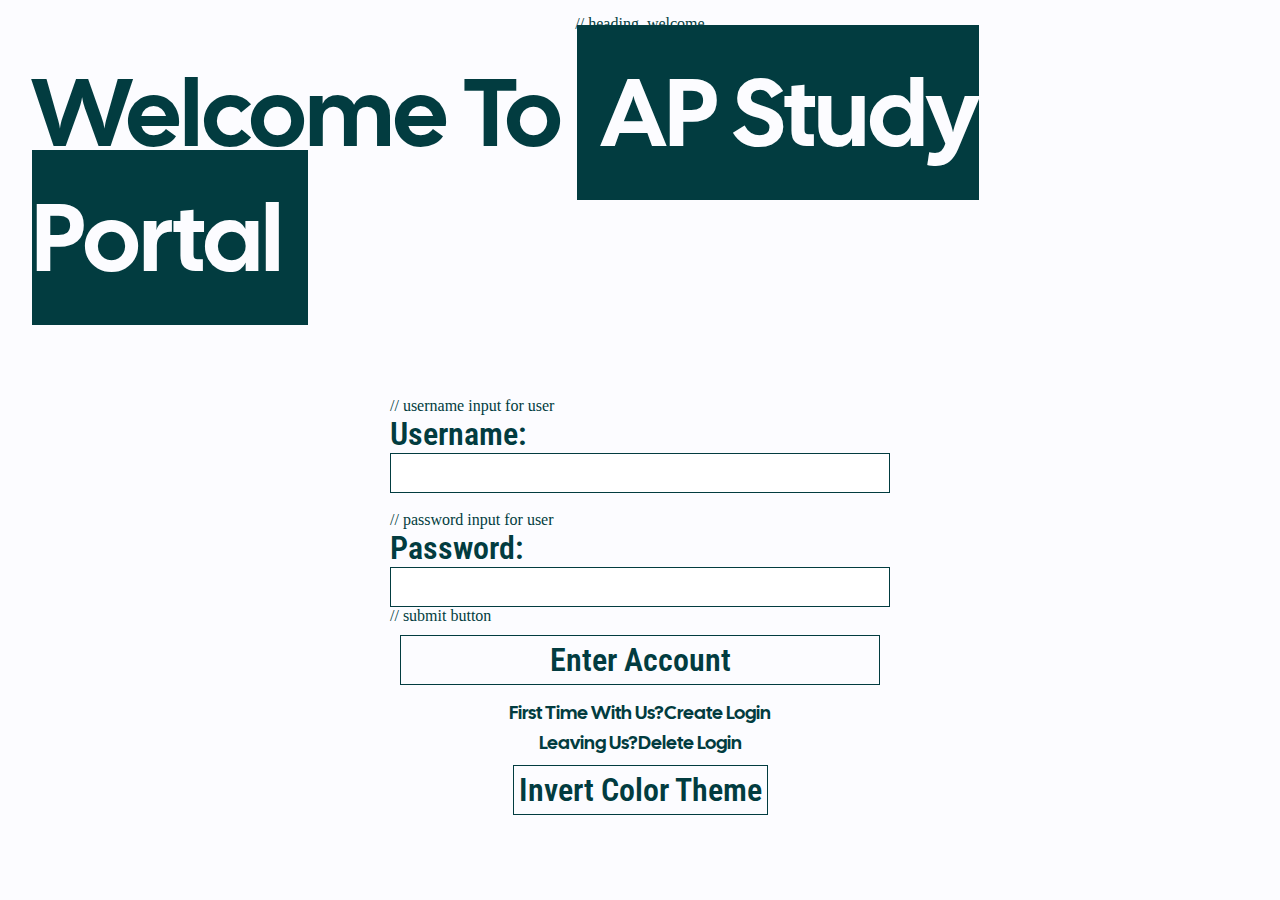
<file: index.html>
<!DOCTYPE html>
<html lang="en">
<head>
    <meta charset="UTF-8">
    <meta name="viewport" content="width=device-width, initial-scale=1.0">
    <title>AP Study Portal</title>
    <link rel="stylesheet" href="global.css">
    <link rel="stylesheet" href="./homepage/home.css"> 

    <script src="./homepage/handleHome.js" defer></script>
    <script src="./handleAllPages.js" defer></script>

    <link rel="preconnect" href="https://fonts.googleapis.com">
    <link rel="preconnect" href="https://fonts.gstatic.com" crossorigin>
    <link href="https://fonts.googleapis.com/css2?family=Cal+Sans&family=Roboto+Condensed:ital,wght@0,100..900;1,100..900&display=swap" rel="stylesheet">

</head>
<body>
    <header>
        // heading, welcome
        <h1 id="welcome" class="big-header">Welcome To <span class="accent" id="accent">AP Study Portal</span></h1>
        <div id="form">
            // username input for user
            <label for="user">Username:</label>
            <input id='user' name='user' type='text'><br>
            // password  input for user
            <label for="pass">Password:</label>
            <input id='pass' name='pass' type='password'>
            // submit button
            <button type='submit' id="authLogin" onclick="authorizeAcc()">Enter Account</button>
            
        </div>
        <h3>First Time With Us?<a id='create' href='./homepage/create-login/createlogin.html'>Create Login</a></h3>
        <h3>Leaving Us?<a id='create' onclick="deleteAcc()">Delete Login</a></h3>
            <button type="button" class="themeBtn">Invert Color Theme</button>
        
    </header>
</body>
</html>
</file>
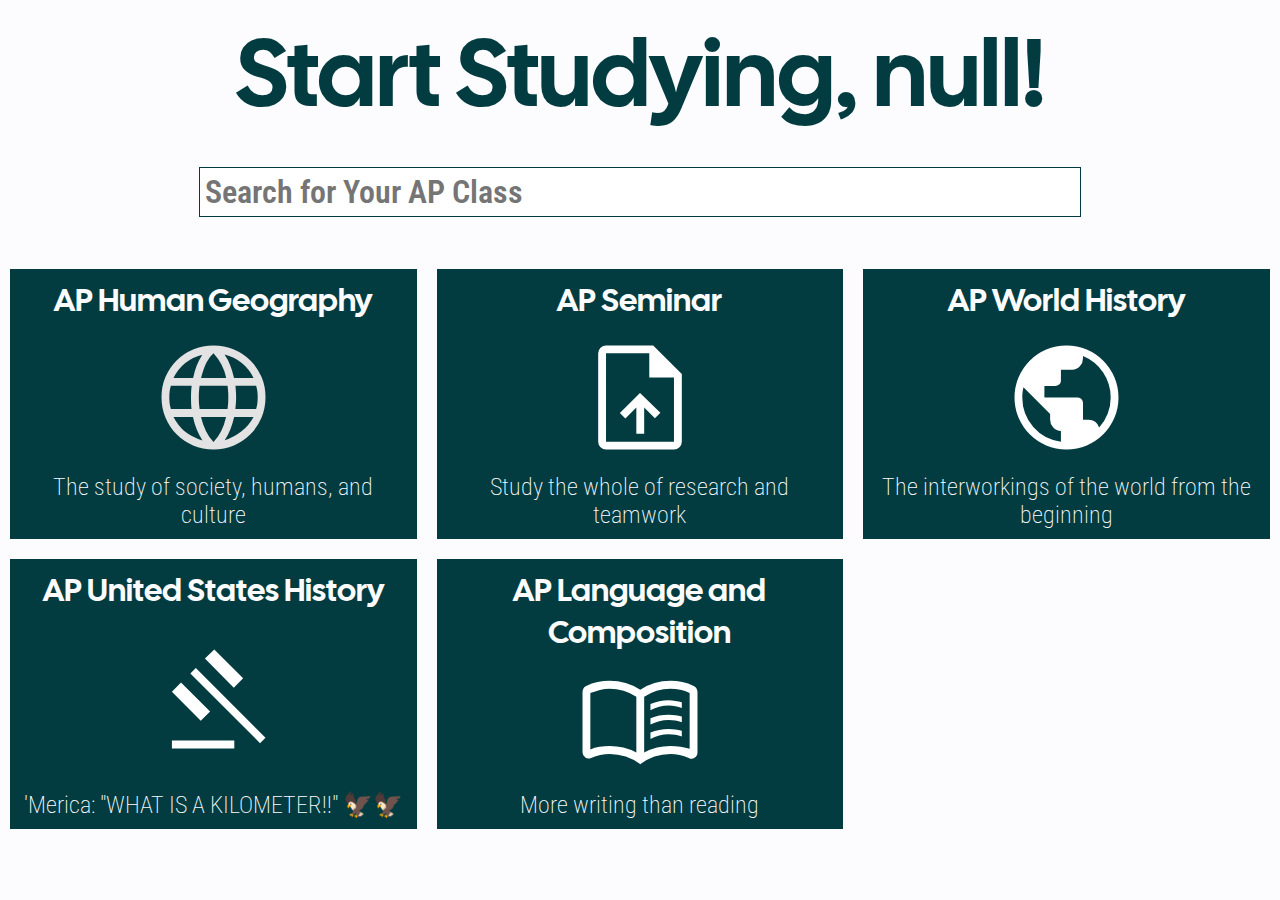
<file: studypages/userstart.html>
<!DOCTYPE html>
<html lang="en">
<head>
    <meta charset="UTF-8">
    <meta name="viewport" content="width=device-width, initial-scale=1.0">
    <title>Pick Your Class</title>
    <!--Stylesheets-->
    <link rel="stylesheet" href="/global.css">
    <link rel="stylesheet" href="/studypages/userstart.css">
    <!--Scripts-->
    <script src="/studypages/classpages/classes.js" defer></script>
    <!--Google Fonts-->
    <link rel="preconnect" href="https://fonts.googleapis.com">
    <link rel="preconnect" href="https://fonts.gstatic.com" crossorigin>
    <link href="https://fonts.googleapis.com/css2?family=Cal+Sans&family=Roboto+Condensed:ital,wght@0,100..900;1,100..900&display=swap" rel="stylesheet">

</head>
<body>
    <script>
        const header = document.createElement('header');
        header.innerHTML = `
        <h1 id="welcome">Start Studying, ${sessionStorage.getItem('loggedIn')}! </h1>

       <input type="search" id="class-search" placeholder="Search for Your AP Class">
        `

        document.body.append(header)
    </script>

    <div class="classes" id="all-classes">
        <div class="class" id="HuG">
            <h3><a id="human-geography" onclick="loadClass('humanGeography')">AP Human Geography</a></h3>
            <img src="/studypages/class icons/ap-humangeo.svg">
            <p>The study of society, humans, and culture</p>
        </div>

        <div class="class" id="seminar">
            <h3><a id="seminar" onclick="loadClass('seminar')">AP Seminar</a></h3>
            <img src="/studypages/class icons/ap-seminar.svg">
            <p>Study the whole of research and teamwork</p>
        </div>

        <div class="class" id="world-history">
            <h3><a id="worldHistory" onclick="loadClass('worldHistory')">AP World History</a></h3>
            <img src="/studypages/class icons/ap-worldhistory.svg">
            <p>The interworkings of the world from the beginning</p>
        </div>

        <div class="class" id="us-history">
            <h3><a id="united-states-history" onclick="loadClass('USHistory')">AP United States History</a></h3>
            <img src="/studypages/class icons/ap-ushistory.svg">
            <p>'Merica: "WHAT IS A KILOMETER!!" 🦅🦅</p>
        </div>

        <div class="class" id="lang-and-comp">
            <h3><a id="lang-and-comp" onclick="loadClass('langComp')">AP Language and Composition</a></h3>
            <img src="/studypages/class icons/ap-langandcomp.svg">
            <p>More writing than reading</p>
        </div>
    </div>
</body>
</html>
</file>
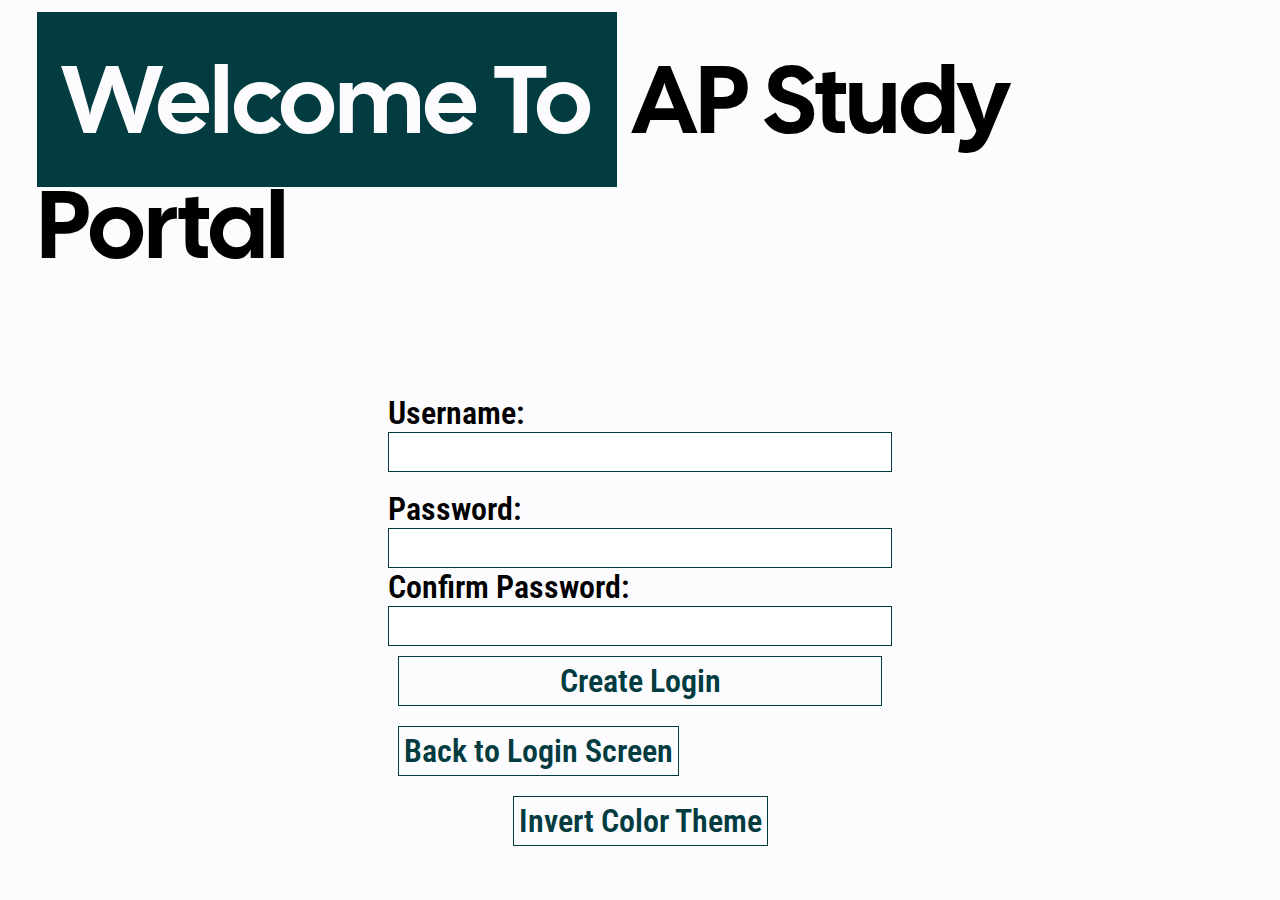
<file: homepage/create-login/createlogin.html>
<!DOCTYPE html>
<html lang="en">
<head>
    <meta charset="UTF-8">
    <meta name="viewport" content="width=device-width, initial-scale=1.0">
    <title>AP Study Portal: Create Login</title>
    <link rel="stylesheet" href="../../global.css">
    <link rel="stylesheet" href="./createlogin.css">
    <link rel="preconnect" href="https://fonts.googleapis.com">
    <link rel="preconnect" href="https://fonts.gstatic.com" crossorigin>
    <link href="https://fonts.googleapis.com/css2?family=Cal+Sans&family=Roboto+Condensed:ital,wght@0,100..900;1,100..900&display=swap" rel="stylesheet">

    <script src="/homepage/handleHome.js" defer></script>

</head>
<body>
    <header>
        <h1 id="welcome"><span id='portal'>Welcome To</span> AP Study Portal</h1>
        <div id="createLoginForm">
            <label for="user">Username:</label>
            <input id='user' name='user' type='text'><br>

            <label for="pass">Password:</label>
            <input id='pass' name='pass' type='password'>

            <label for="word">Confirm Password:</label>
            <input id='word' name='word' type='password'>

            <button type='submit' id="createlogin" onclick="createAccStorage()">Create Login</button>
            <a href="../../index.html"><button type='button'>Back to Login Screen</button></a>
        </div>
        <button type="button" class="themeBtn">Invert Color Theme</button>
    </header>
</body>
</html>
</file>
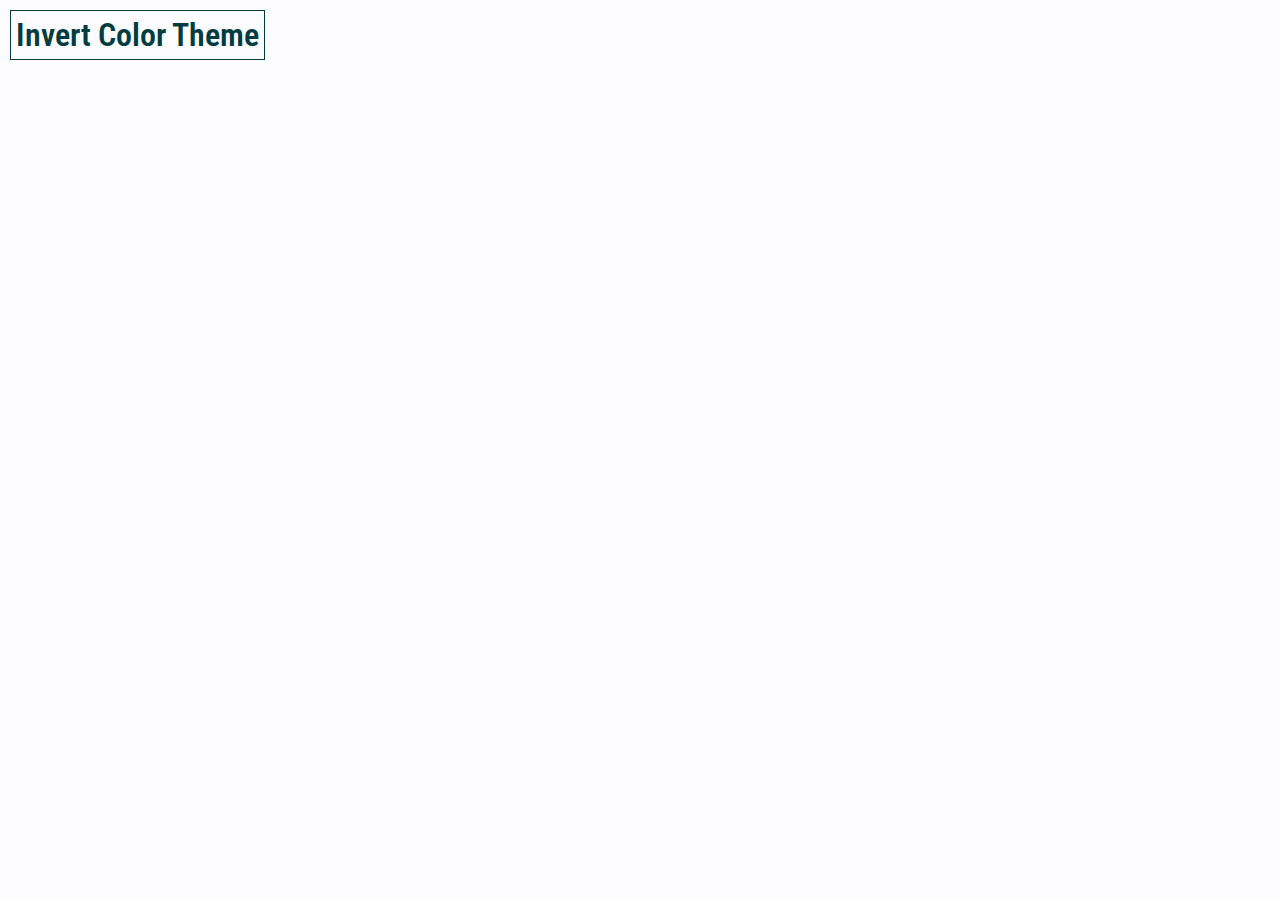
<file: studypages/classpages/apclass.html>
<!DOCTYPE html>
<html lang="en">
<head>
    <meta charset="UTF-8">
    <meta name="viewport" content="width=device-width, initial-scale=1.0">
    <title>Welcome!</title>
    <!--Stylesheets-->
    <link rel="stylesheet" href="../../global.css">
    <link rel="stylesheet" href="../indiv-class.css">
    <!--Scripts-->
    <script src="../classpages/classes.js" defer></script>
    <script src="../../handleAllPages.js" defer></script>
    <!--Google Fonts-->
    <link rel="preconnect" href="https://fonts.googleapis.com">
    <link rel="preconnect" href="https://fonts.gstatic.com" crossorigin>
    <link href="https://fonts.googleapis.com/css2?family=Cal+Sans&family=Roboto+Condensed:ital,wght@0,100..900;1,100..900&display=swap" rel="stylesheet">
</head>
<body>
    <button type="button" class="themeBtn">Invert Color Theme</button>
    <section id="activities" class="activities">

    </section>
</body>
<script>                               
    document.addEventListener("DOMContentLoaded", () => {

    const classFile = JSON.parse(sessionStorage.getItem("currentCourse"));
    
    if (classFile) {
        window.addEventListener('load', addTimer)
        const header = document.createElement('header');
        header.innerHTML = `
            <h1 class="big-header">Welcome To <br> <span id="inverse" class="accent">${classFile.class}</span></h1>
        `;
        document.body.prepend(header);

        const timer = document.createElement('div');
        timer.innerHTML = 
        `
            <h4 class='timer' id='timer'></h4>
        `
        header.prepend(timer);
    function addTimer() {
        let sessionSeconds = 0;

        let timerInterval = setInterval(() => {
            sessionSeconds++;
            updateDisplay(sessionSeconds)

            sessionStorage.setItem('timeStudying', sessionSeconds.toString());

            if(sessionSeconds === 1200) {
                displayAlert();
            }
        }, 1000)

        function updateDisplay(totalSeconds) {
            const hours = Math.floor(totalSeconds / 3600);
            const minutes = Math.floor((totalSeconds % 3600) / 60);
            const seconds = totalSeconds % 60;

            let alertMessage = `Study Time: `;

            if (hours > 0) alertMessage += `${hours}hrs `;
            if (hours > 0 || minutes > 0) alertMessage += `${minutes}mins `;
            alertMessage += `${seconds}secs`;

            document.getElementById('timer').innerHTML = alertMessage;
}


        function displayAlert() {
            alert("You've Been Studying for 20 Minutes...Review The Content if Unsure");
        }
}
    }

    if (classFile.flashcards == true) {
        const section = document.createElement('section');
        const whole = document.getElementById('activities')
        section.innerHTML = `
            <div class="act" id="flashcards">
                <h4><a href="flashcards.html">Flashcards</a><h4>
                <img src='../class%20icons/flashcards.svg'>
            </div>
        `
        whole.appendChild(section);
    }

});
</script>
</html>
</file>
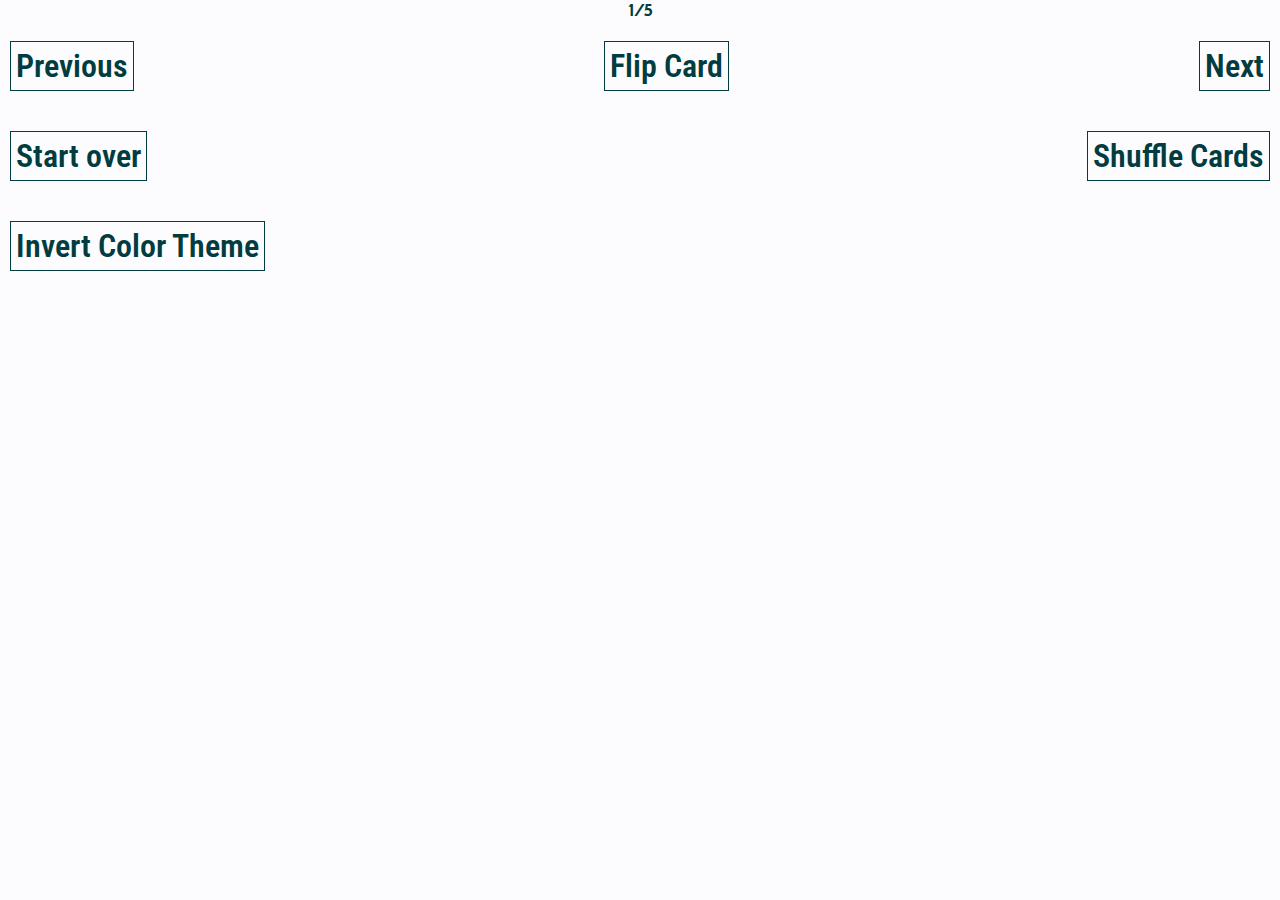
<file: studypages/classpages/flashcards.html>
<!DOCTYPE html>
<html lang="en">
<head>
    <meta charset="UTF-8">
    <meta name="viewport" content="width=device-width, initial-scale=1.0">
    <!--Stylesheets-->
    <link rel="stylesheet" href="../../global.css">
    <link rel="stylesheet" href="./activities.css">
    <!--Scripts-->
    <script src="./classes.js" defer></script>
    <script src="./flashcards.js" defer></script>
    <script src="../../handleAllPages.js" defer></script>
    <!--Google Fonts-->
    <link rel="preconnect" href="https://fonts.googleapis.com">
    <link rel="preconnect" href="https://fonts.gstatic.com" crossorigin>
    <link href="https://fonts.googleapis.com/css2?family=Cal+Sans&family=Roboto+Condensed:ital,wght@0,100..900;1,100..900&display=swap" rel="stylesheet">

</head>
<body>
    <script>
        const classFile = JSON.parse(sessionStorage.getItem("currentCourse"));
        console.log(classFile)
        document.title = classFile.class;
    </script>

    <div class="flashcard-container" id="flashcard-container">
            <div class="progress">
                <h4 color="var(--major-color)"><span id="current-card">1</span>/<span id="total-cards">5</span></h4>
            </div>
            <div class="controls">
                <button type="button" id="prev-btn">Previous</button>
                <button type="button" id="flip-btn">Flip Card</button>
                <button type="button" id="next-btn">Next</button>
            </div>
            <div id="flashcard-display">
                <div class="controls">
                    <button type="button" id="restart-btn">Start over</button>
                    <button type="button" id="shuffle-btn">Shuffle Cards</button>
                </div>
            </div>
        </div>
        <button type="button" class="themeBtn">Invert Color Theme</button>
</body>
</html>
</file>
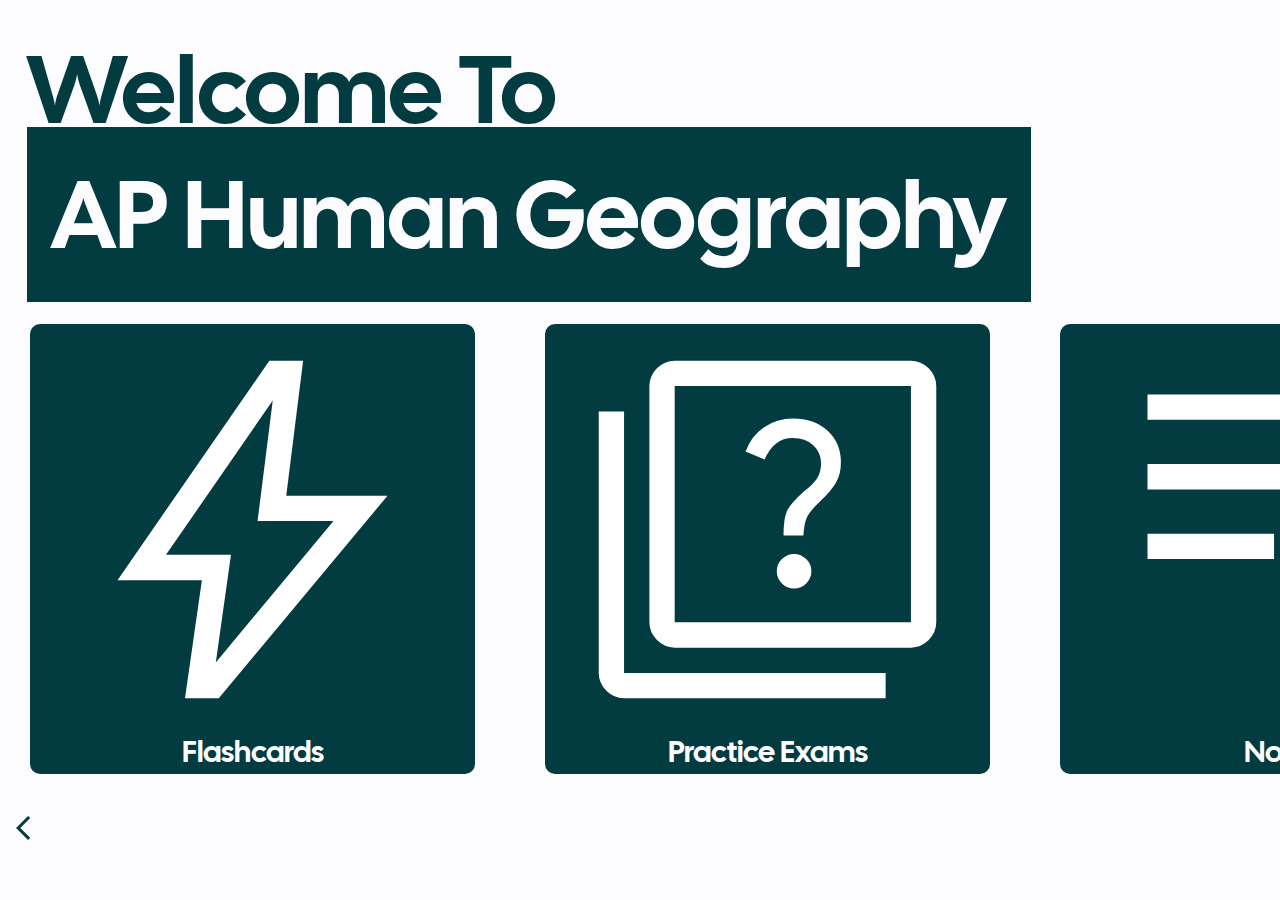
<file: studypages/classpages/human-geography.html>
<!DOCTYPE html>
<html lang="en">
<head>
    <meta charset="UTF-8">
    <meta name="viewport" content="width=device-width, initial-scale=1.0">
    <title>AP Human Geography</title>
    <link rel="stylesheet" href="/global.css">
    <link rel="stylesheet" href="/studypages/indiv-class.css">
    <link rel="preconnect" href="https://fonts.googleapis.com">
    <link rel="preconnect" href="https://fonts.gstatic.com" crossorigin>
    <link href="https://fonts.googleapis.com/css2?family=Cal+Sans&family=Roboto+Condensed:ital,wght@0,100..900;1,100..900&display=swap" rel="stylesheet">

</head>
<body>
    <header>
        <h1 class="big-header">Welcome To <br> <span id="inverse" class="accent">AP Human Geography</span></h1>
    </header>

    <section class="activities">
        <div class="act" id="flashcards">
            <img src="/studypages/class icons/flashcards.svg">
            <h4>Flashcards</h4>
        </div>

        <div class="act" id="exams">
            <img src="/studypages/class icons/practice-exam.svg">
            <h4>Practice Exams</h4>
        </div>

        <div class="act" id="notes">
            <img src="/studypages/class icons/notes.svg">
            <h4>Notes</h4>
        </div>
    </section>
    <a href="/studypages/userstart.html"><img src="/studypages/class icons/arrow.svg"></a>
</body>
</html>
</file>
<file: global.css>
* {
    padding: 0;
    margin: 0;
    box-sizing: border-box;
}
:root {
    --accent-color: #023C40;
    --major-color: #FCFCFF;

    --shadow: #2B3D41;

    --inverse-accent: #FCFCFF;
    --inverse-color: #023C40;
}

body {
    background-color: var(--major-color);
}

h1, h2, h3, h4, h5, h6 {
    font-family: "Cal Sans", sans-serif;
    font-weight: 400;
    font-style: normal;
}

h1 {
    font-size: 6em;
}

p {
    font-family: "Roboto Condensed", sans-serif;
    font-optical-sizing: auto;
    font-weight: 200;
    font-style: normal;
    font-size: 1em;
}

label, input, button[type='submit'], button[type="button"] {
    font-family: "Roboto Condensed", sans-serif;
    font-optical-sizing: auto;
    font-weight: 600;
    font-style: normal;
    font-size: 2em;
}

input, button[type="submit"], button[type="button"] {
    border: 1px solid  var(--accent-color);
}

.big-header {
    margin: 17px;
}

.big-header .accent, 
.big-header .accent, 
.big-header .accent{
    padding: 25px;
    background-color: var(--accent-color);
    color: var(--major-color);
}

a, a:active, a:visited {
    color: var(--major-color);
    text-decoration: none;
}

a:hover {
    text-decoration: underline;
    cursor: pointer;
}

button[type="submit"], button[type="button"]{
    margin: 10px;
    padding: 5px;
    color: var(--accent-color);
    background-color: var(--major-color);
}
button[type="submit"]:hover, button[type="button"]:hover {
    background-color: var(--accent-color);
    color: var(--major-color);
    transition: ease-in-out 0.3s;
}
#themeBtn {
    width: 38.5%;
    display:flex;
    justify-self: center;
    place-content: center;
}
</file>
<file: homepage/home.css>
header {
    display: flex;
    flex-direction: column;
    align-items: center;
    margin: 15px;
    color: var(--accent-color);
}

#portal {
    background-color: var(--accent-color);
    color: var(--major-color);
    padding: 25px;
}
#welcome {
    margin: 17px;
}

h3 {
    margin-top: 5px;
}

#form {
    display: flex;
    flex-direction: column;
    margin-top: 5em;
    width: 40%;
}

a, a:active, a:visited {
    color: var(--accent-color);
    text-decoration: none;
}
</file>
<file: studypages/userstart.css>
/* header */
header {
    display: flex;
    flex-direction: column;
    align-items: center;
    margin: 10px;
    color: var(--accent-color)
}
/* search-bar */
#class-search {
    margin-top: 1em;
    margin-bottom: 1em;
    width: 70%;
    padding: 5px;
}
/* course selection */
#all-classes {
    display: grid;
    grid-template-columns: repeat(3, 1fr);
}

.class {
    display: flex;
    flex-direction: column;
    place-content: center;
    text-align: center;
    margin: 10px;
    padding: 10px;
    height: 30vh;
    color: var(--major-color);
    background-color: var(--accent-color);
    justify-content: space-between;
}

.class:hover {
    box-shadow: 6px 4px 2px var(--shadow);
    transition: all 0.3s ease;
}

h3 {
    font-size: 2em;
}

img {
    width: 50%;
    height: 50%;
    place-self: center;
}

p {
    font-size: 1.5em;
}

.available {
    display: flex;
    flex-direction: column;
    place-items: center;
}

/* responsiveness */
@media (max-width: 812px) {
    #all-classes {
        grid-template-columns: repeat(2, 1fr);
    }
    header {
        text-align: center;
    }
}

@media (max-width: 424px) {
    #all-classes {
        display: flex;
        flex-direction: column;;
    }
}
</file>
<file: homepage/create-login/createlogin.css>
header {
    display: flex;
    flex-direction: column;
    align-items: center;
    margin: 10px;
}

#portal {
    background-color: var(--accent-color);
    color: var(--major-color);
    padding: 25px;
}
#welcome {
    margin: 27px;
}

h1 {
    font-size: 6em;
}

h3 {
    margin-top: 5px;
}

#createLoginForm {
    display: flex;
    flex-direction: column;
    margin-top: 5em;
    width: 40%;
}
</file>
<file: studypages/indiv-class.css>
header {
    display: flex;
    flex-direction: column;
    align-items: left;
    margin: 10px;
    color: var(--accent-color)
}

h4 {
    color: var(--major-color);
    font-size: 30px;

}
.activities {
    display: grid;
    grid-template-columns: repeat(3, 1fr);
    text-align: center;
    gap: 30px;
    margin: 10px;
}
.activities > * {
    background-color: var(--accent-color);
    margin: 20px;
    padding: 20px;
    height: 50vh;
}

.activities img {
    width: 45vh;
    height: 45vh;
}
.act {
    display: flex;
    flex-direction: column;
    place-content: center;
    border-radius: 10px;
}
</file>
<file: studypages/classpages/activities.css>
.flashcard {
    background-color: white;
    border-radius: 8px;
    box-shadow: 0 2px 10px rgba(0,0,0, 0.1);
    margin-bottom: 20px;
    height:200px;
    display: flex;
    justify-content: center;
    align-items: center;
    text-align: center;
    font-size: 18px;
    cursor: pointer;
    transition: transform 0.6s;
    transform-style: preserve-3d;
    position: relative;
    padding: 20px;
}

.flashcard.flipped {
    transform: rotateY(180deg)
}

.flashcard-front, .flashcard-back {
    position: absolute;
    width: 100%;
    height: 100%;
    backface-visibility: hidden;
    display: flex;
    justify-content: center;
    align-items: center;
    padding: 20px;
}

.flashcard-front::before {
    content: '...';
}

.flashcard-back {
    transform: rotateY(180deg);
}

.controls  {
    display: flex;
    justify-content: space-between;
    margin-bottom: 20px;
}

.hidden {
    display: none;
}

.progress {
    text-align: center;
    margin-bottom: 10px;
}
</file>
